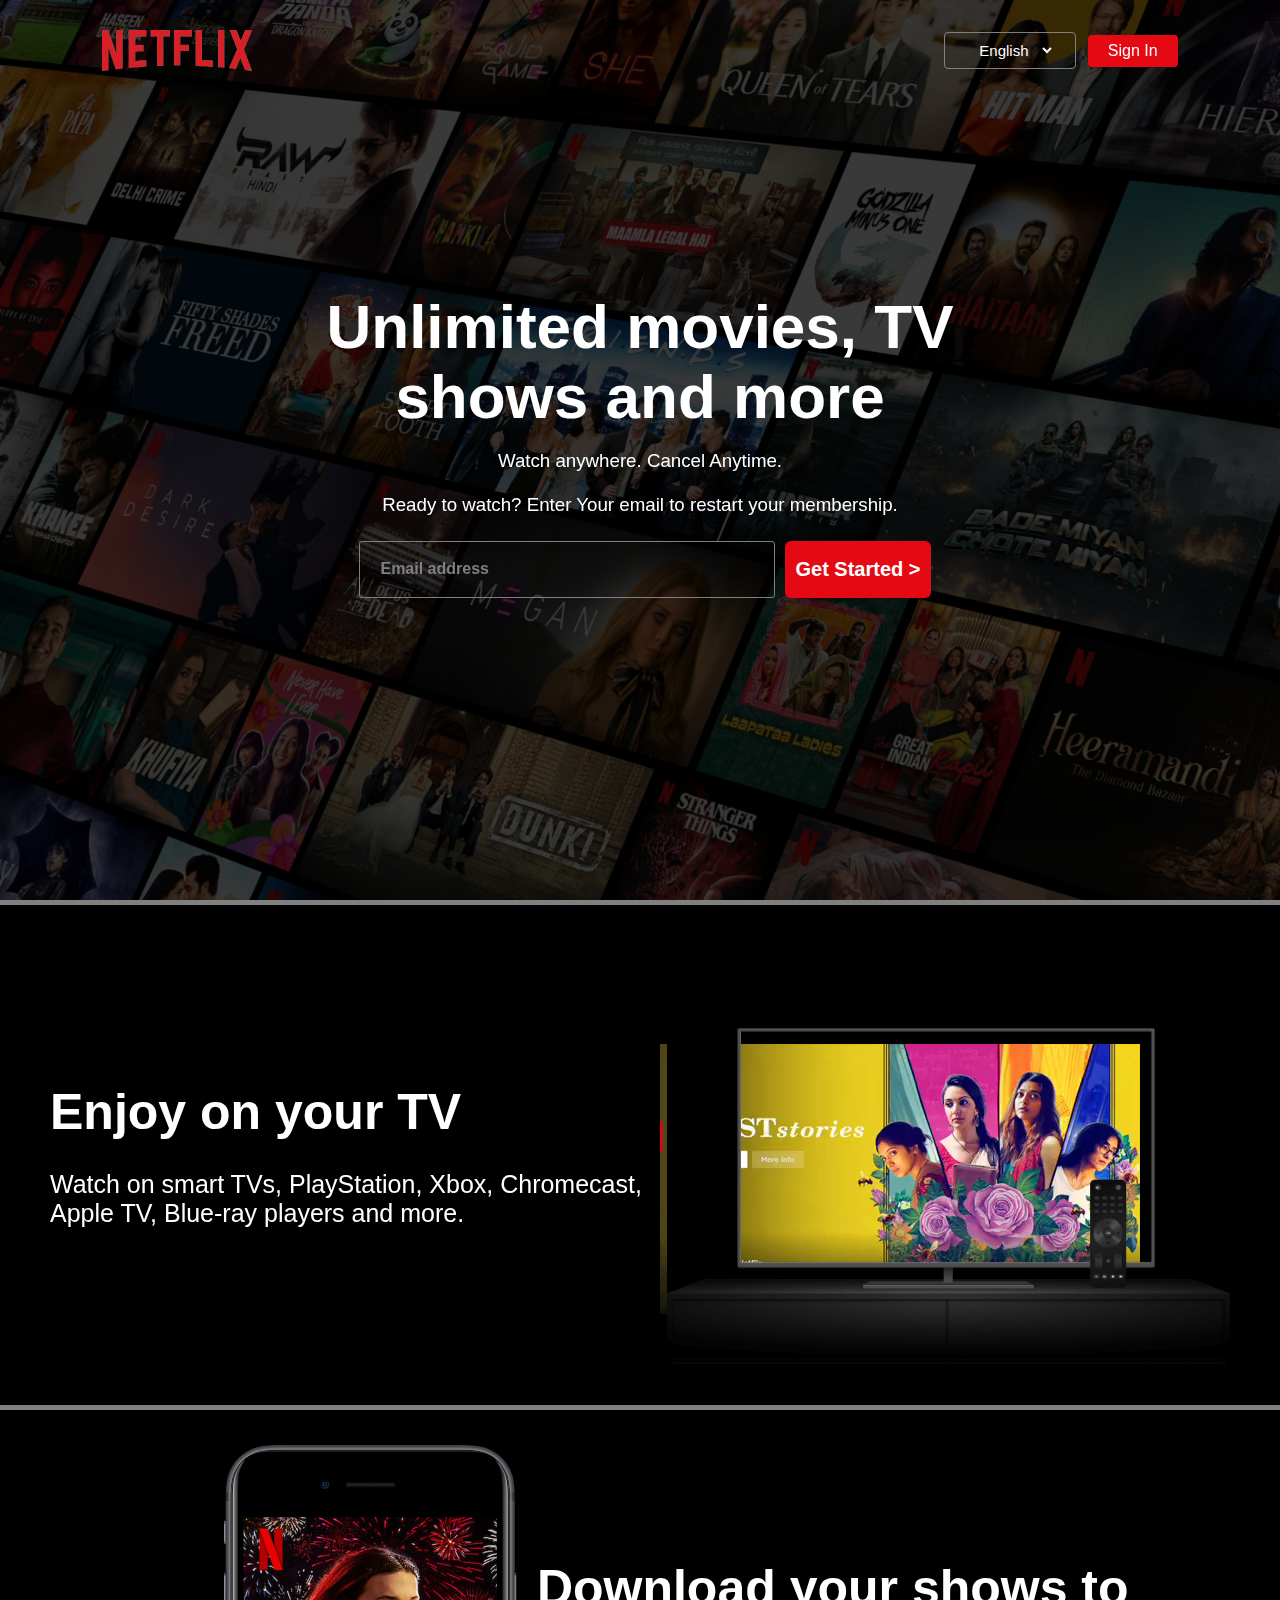
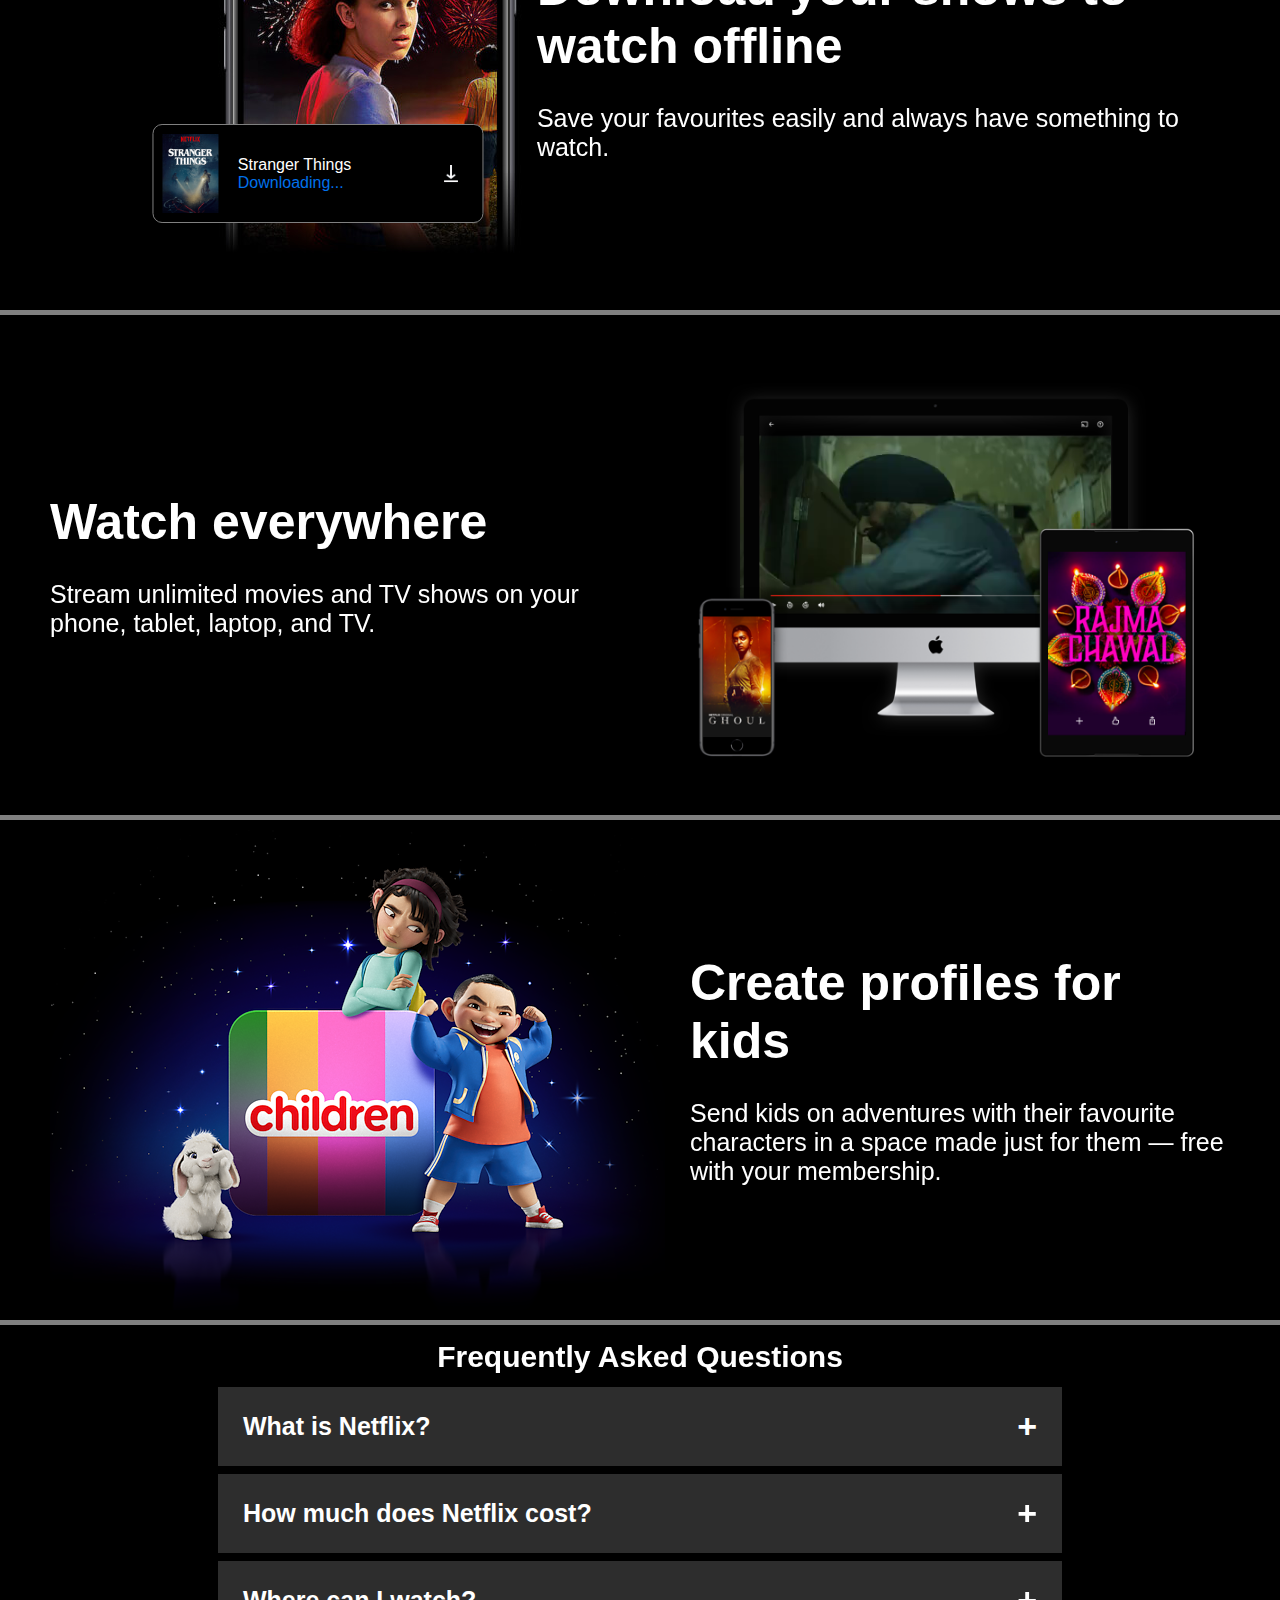
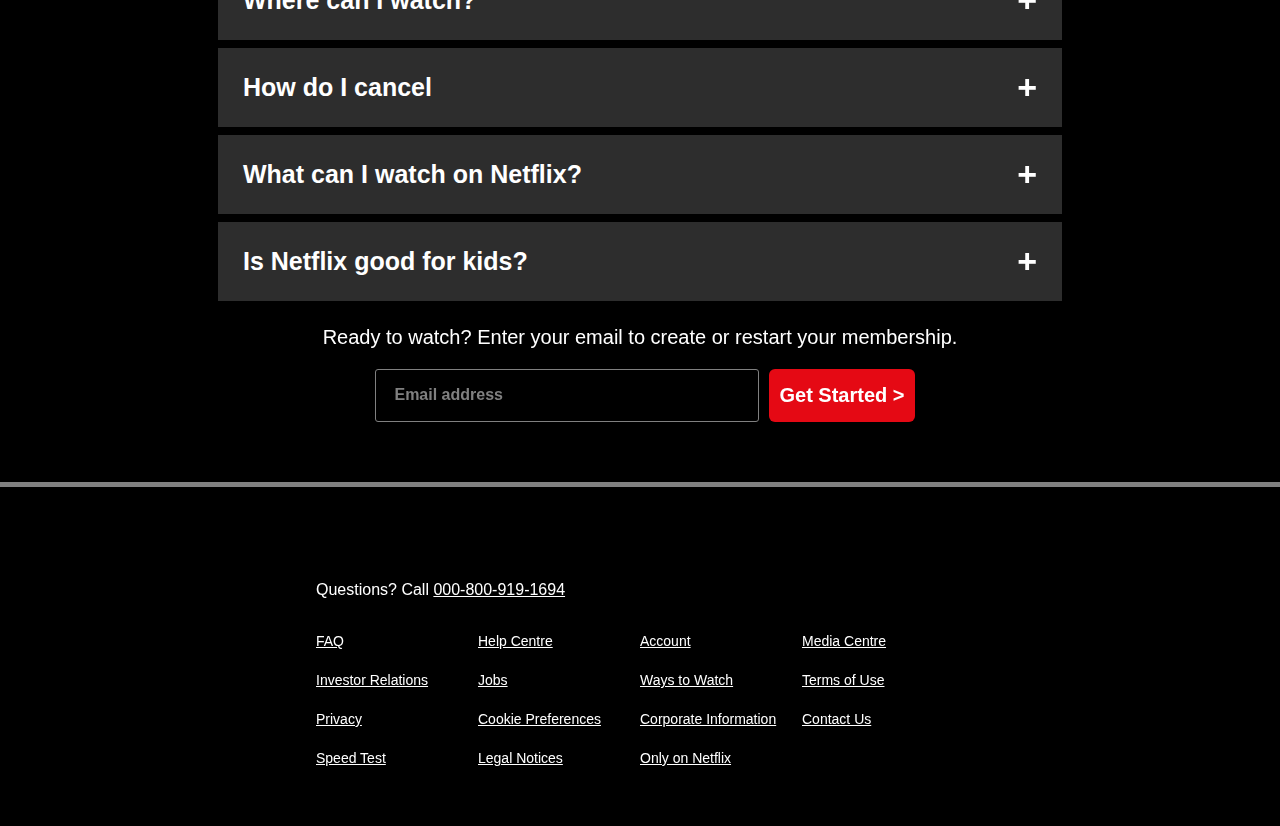
<file: NETFLIX  LANDING PAGE/index.html>
<!DOCTYPE html>
<html lang="en">
<head>
    <meta charset="UTF-8">
    <meta name="viewport" content="width=device-width, initial-scale=1.0">
    <link rel="stylesheet" href="style.css">
    <link rel="website icon" href="Images/icon.png">
    <title>Netflix India-Watch TV Shows Online, Watch Movies Online</title>
</head>
<body>
    <div class="main">
        <nav>
            <img src="Images/logo.png" class="logo">

            <div>
                <button id="lan">
                    <select name="" id="lang">
                        <option value="">English</option>
                        <option value="">Hindi</option>
                    </select>
                </button>
                <button id="hover">Sign In</button>
            </div>
        </nav>
        

        <div class="text">
            <h1>Unlimited movies, TV shows and more</h1><br>
            <h3>Watch anywhere. Cancel Anytime. <br> <br> Ready to watch? Enter Your email to restart your membership.</h3>
            <form action="#text">
                <input type="text" placeholder="Email address">
                <button type="submit">Get Started ></button>
            </form>

        </div>

    </div>

    <div class="box"></div>
    
<!-- SECTION -1 STARTS HERE -->

    <section class="feature1">

    <div>
         <h1 id="f1">Enjoy on your TV</h1>
         <h6 id="f2"><br> Watch on smart TVs, PlayStation, Xbox, Chromecast, Apple TV, Blue-ray players and more.
        </h6>
    </div>
       
        <div class="imgsec">
            <img src="Images/tv.png" alt="">
            <video src="Images/video1.m4v" autoplay muted loop ></video>
        </div>
        
    </section>
<!-- SECTION -1 ENDS HERE -->
    <div class="box"></div>
<!-- SECTION -2 STARS HERE -->

    <section class="feature2">
        
        <div class="img-area">
            <img src="Images/mobile-0819.jpg" alt="" />
            <div class="download">
                <img src="Images/stranger-things.png" alt="" />
                <div class="download-text">
                    <span class="text-white-1">Stranger Things</span>
                    <span class="text-blue">Downloading...</span>
                </div>
                <img src="Images/download-icon.gif" alt="" />
            </div>
        </div>
        
            <!-- <div class="str-th">
                <img src="Images/mobile-0819.jpg" alt="">
            </div> -->
            
            <div>
                <h1 id="f3">Download your shows to watch offline</h1>
                <h6 id="f4"><br>Save your favourites easily and always have something to watch.
                </h6>
            </div>
            
           
    </section>
    
    <div class="box"></div>

<!-- SECTION-3 STARTS HERE -->
<section class="feature3">

    <div>
         <h1 id="f5">Watch everywhere</h1>
         <h6 id="f6"><br> Stream unlimited movies and TV shows on your phone, tablet, laptop, and TV.
        </h6>
    </div>
       
        <div class="imgsec3">
            <img src="Images/watch.png" alt="">
            <video src="Images/video.m4v" autoplay muted loop ></video>
        </div>
        
    </section>
    <div class="box"></div>

<!-- SECTION-4 STARTS HERE -->

<section class="feature4">

    <div class="imgsec4">
        <img src="Images/children.png" alt="">
    </div>

    <div>
         <h1 id="f7">Create profiles for kids</h1>
         <h6 id="f8"><br> Send kids on adventures with their favourite characters in a space made just for them — free with your membership.
        </h6>
    </div>
       
    </section>

    <div class="box"></div>
<!-- FAQ STARTS HERE -->

<section class="FAQ">
    <h1>Frequently Asked Questions</h1>
    <ul class="list-item">
        <li>
            <input type="checkbox" id="first">
            <label for="first">What is Netflix?</label>
            <div class="content">
                <p>Netflix is a streaming service that offers a wide variety of award-winning TV shows, movies, anime, documentaries and more – on thousands of internet-connected devices. <br> <br>
                You can watch as much as you want, whenever you want, without a single ad – all for one low monthly price. There's always something new to discover, and new TV shows and movies are added every week!</p>
            </div>
        </li>
        <li>
            <input type="checkbox" id="second">
            <label for="second">How much does Netflix cost?</label>
            <div class="content">
                <p>Watch Netflix on your smartphone, tablet, Smart TV, laptop, or streaming device, all for one fixed monthly fee. Plans range from ₹149 to ₹649 a month. No extra costs, no contracts.</p>
            </div>
        </li>
        <li>
            <input type="checkbox" id="third">
            <label for="third">Where can I watch?</label>
            <div class="content">
                <p>Watch anywhere, anytime. Sign in with your Netflix account to watch instantly on the web at netflix.com from your personal computer or on any internet-connected device that offers the Netflix app, including smart TVs, smartphones, tablets, streaming media players and game consoles. <br><br>
                You can also download your favourite shows with the iOS or Android app. Use downloads to watch while you're on the go and without an internet connection. Take Netflix with you anywhere.</p>
            </div>
        </li>
        <li>
            <input type="checkbox" id="fourth">
            <label for="fourth">How do I cancel</label>
            <div class="content">
                <p>Netflix is flexible. There are no annoying contracts and no commitments. You can easily cancel your account online in two clicks. There are no cancellation fees – start or stop your account anytime.</p>
            </div>
        </li>
        <li>
            <input type="checkbox" id="fifth">
            <label for="fifth">What can I watch on Netflix?</label>
            <div class="content">
                <p>Netflix has an extensive library of feature films, documentaries, TV shows, anime, award-winning Netflix originals, and more. Watch as much as you want, anytime you want.</p>
            </div>
        </li>
        <li>
            <input type="checkbox" id="sixth">
            <label for="sixth">Is Netflix good for kids?</label>
            <div class="content">
                <p>The Netflix Kids experience is included in your membership to give parents control while kids enjoy family-friendly TV shows and films in their own space.
                        <br><br>
                Kids profiles come with PIN-protected parental controls that let you restrict the maturity rating of content kids can watch and block specific titles you don’t want kids to see.</p>
            </div>
        </li>
    </ul>

    <div class="membership">
        <h3>Ready to watch? Enter your email to create or restart your membership.</h3>
        <form action="#text">
            <input type="text" placeholder="Email address">
            <button type="submit">Get Started ></button>
        </form>
    </div>
</section>
<div class="box"></div>
<!-- FOOTER STARTS HERE -->

<footer>
        <div class="que">
            Questions? Call <a href="#">000-800-919-1694</a>
        </div>
        <div class="footer">
            <div class="footer-item"> 
                <a href="faq">FAQ</a>
                <a href="faq">Investor Relations</a>
                <a href="faq">Privacy</a>
                <a href="faq">Speed Test</a>
            </div>

            <div class="footer-item"> 
                <a href="faq">Help Centre</a>
                <a href="faq">Jobs</a>
                <a href="faq">Cookie Preferences</a>
                <a href="faq">Legal Notices</a>
            </div>
            <div class="footer-item">
                <a href="faq">Account</a>
                <a href="faq">Ways to Watch</a>
                <a href="faq">Corporate Information</a>
                <a href="faq">Only on Netflix</a> 
            </div>

            <div class="footer-item">
                <a href="faq">Media Centre</a>
                <a href="faq">Terms of Use</a> 
                <a href="faq">Contact Us</a>
            </div>
        </div>
    </footer>
</body>
</html>
</file>
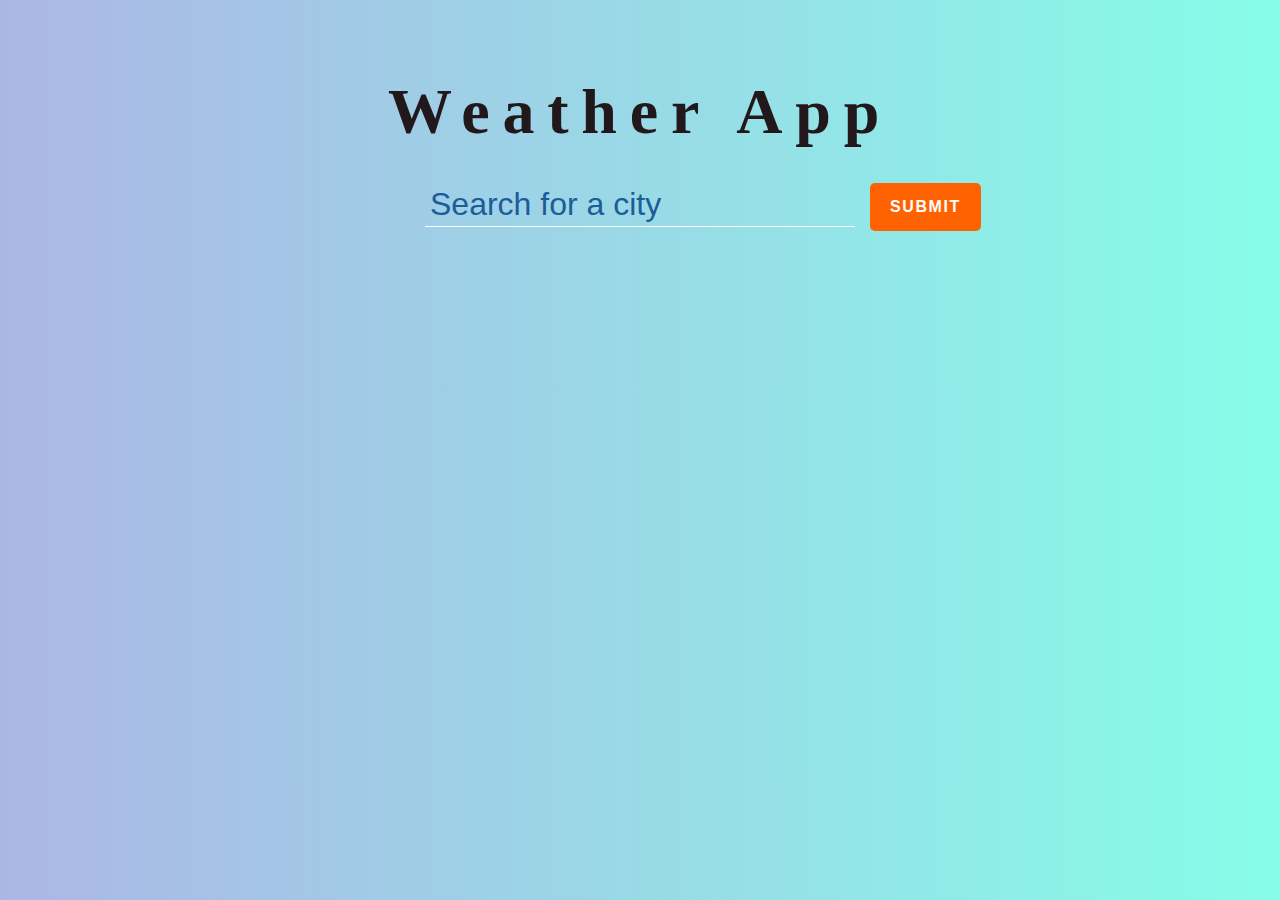
<file: WEATHER APP/index.html>
<!DOCTYPE html>
<html lang="en">
<head>
    <meta charset="UTF-8">
    <meta name="viewport" content="width=device-width, initial-scale=1.0">
    <title>Weather App</title>
    <link rel="icon" href="https://creazilla-store.fra1.digitaloceanspaces.com/icons/7911203/weather-icon-md.png">
    <link rel="stylesheet" href="style.css">
</head>
<body>
      <section class="top-banner">
        <div class="container">
          <h1 class="heading">Weather App</h1>
          <form>
            <input type="text" placeholder="Search for a city" autofocus>
            <button type="submit">SUBMIT</button>
            <span class="msg"></span>
          </form>
        </div>
      </section>
      <section class="ajax-section">
        <div class="container">
          <ul class="cities"></ul>
        </div>
      </section>
    <script src="script.js"></script>
</body>
</html>
</file>
<file: NETFLIX  LANDING PAGE/style.css>
*{
    padding: 0;
    margin: 0;
    font-family:'Poppins', sans-serif;
    box-sizing: border-box;
}
body{ 
    background: black;
    color: white;
    scroll-behavior: smooth;
}
.main{
    height: 100vh;
    width: 100%;
    background-image: linear-gradient(rgba(0,0,0,0.7), rgba(0,0,0,0.7)),url(Images/background.jpg);
    background-size: cover;
    background-repeat: no-repeat;
    padding: 20px 8%;
}

nav{
    display: flex;
    justify-content: space-between;
    padding: 10px 0;
    align-items: center;
}

.logo{
    width: 150px;
    cursor: pointer;
}

nav button{
    padding: 7px 20px;
    border-radius: 4px;
    border: 0;
    outline: 0;
    font-size: 16px;
    margin-left: 7px;
    color: white;
    background: #e50914;
}

#lan:focus{
    border: 1px solid white;
}

#hover:hover{
    background-color: #c00a13;
}

#lan{
    border: 1px solid gray;
    background: transparent;
}


#lang{
    padding: 1px 10px;
    border-radius: 4px;
    border: 0;
    outline: 0;
    font-size: 15px;
    color: white;
    background: transparent;
}

option{
    color: black;
}

.text{
    text-align: center;
    position: absolute;
    top: 50%;
    left: 50%;
    transform: translate(-50%,-50%);
}

.text h1{
    font-size: 62px;
    font-weight: 900;
    line-height: 70px;
    max-width: 650px;
}

.text h3{
    font-weight: normal;
    margin-bottom: 15px;
} 

.text form{
    display: flex;
    align-items: center;
    justify-content: center;
}

.text input{
    padding: 20px;
    background-color: transparent;
    border: 1px solid gray;
    border-radius: 3px;
    width: 65%;
    color: white;
    margin: 10px;
    display: inline-block;
}

.text input::placeholder{
    color:gray;
    font-weight: 600;
    font-size: larger;
}

.text input:focus{
    border-color: white;
}

.text button{
    padding: 17px 10px;
    background-color: #e50914;
    border-radius: 6px;
    border: none;
    color: white;
    font-size: 20px;
    font-weight: 700;
}

.text button:hover{
    background-color: #c00a13;
}

.box{
    background-color: gray;
    height: 5px;
    width: 100%;
}

/* SECTION-1 CSS STARTS HERE */

.feature1{
    height: 500px;
    display: flex;
    align-items: center;
    margin: auto;
    padding: 0 50px;
}

#f1{
    font-size: 50px;
}

#f2{
    text-align: left ;
    font-size: 25px;
    font-weight: 100;
} 

.imgsec{
    display: flex;
    justify-content: center;
    position: relative;
}

.imgsec img{
    width: 44vw;
}

.imgsec video{
    position: absolute;
    top: 100px;
    right: 90px;
    z-index: -1;
    box-sizing: border-box;
}

/* SECTION -2 CSS STARTS HERE */

.feature2{
    height: 500px;
    display: flex;
    align-items: center;
    margin: auto;
    padding: 0 50px;
    top: 0;
}

#f3{
    font-size: 50px;
}

#f4{
    text-align: left ;
    font-size: 25px;
    font-weight: 100;
}

.download {
    position: absolute;
    bottom: 7%;
    left: 55%;
    transform: translateX(-50%);
    display: flex;
    align-items: center;
    gap: 1.2rem;
    padding: 0.6rem;
    border: 1px solid gray;
    border-radius: 0.6rem;
    background: black;
    width: 68%;
  }
  .download :first-child {
    width: 18%;
  }
  .download :last-child {
    width: 14%;
  }
  .img-area {
    position: relative;
    overflow: hidden;
    bottom: 5dvh;
    z-index: -6;
  }

  .text-blue{
    color: #0071eb;
  }

/* SECTION-3 CSS STARTS HERE */

.feature3{
    height: 500px;
    display: flex;
    align-items: center;
    justify-content: space-between;
    margin: auto;
    padding: 0 50px;
}

#f5{
    font-size: 50px;
}

#f6{
    text-align: left ;
    font-size: 25px;
    font-weight: 100;
}

.imgsec3{
    display: flex;
    justify-content: center;
    position: relative;
}

.imgsec3 img{
    position: relative;
    bottom: -20px;
    right: 3px;
    width: 45vw;
}

.imgsec3 video{
    position: absolute;
    width: 29vw;
    top: 75px;
    right: 119px;
    z-index: -5;
}

/* SECTION-4 CSS STARTS HERE */
.feature4{
    height: 500px;
    display: flex;
    align-items: center;
    justify-content: space-between;
    margin: auto;
    padding: 0 50px;
}

.imgsec4{
    display: flex;
    justify-content: center;
    position: relative;
}

.imgsec img{
    width: 44vw;
}


#f7{
    font-size: 50px;
}

#f8{
    text-align: left ;
    font-size: 25px;
    font-weight: 100;
}

/* FAQ CSS STARTS HERE */

.FAQ{
    text-align: center;
    margin-bottom: 50px;
}

.FAQ>h1{
    text-align: center;
    margin-top: 15px;
    font-size: 30px;
    font-weight: 600;
}

.list-item{
    margin: 10px auto;
    width: 100%;
    max-width: 850px;
}

.list-item li{
    list-style: none;
    width: 100%;
    padding: 3px;
}

.list-item li label{
    display: flex;
    align-items: center;
    padding: 25px;
    font-size: 25px;
    font-weight: 500;
    background: #2d2d2d;
    margin-bottom: 2px;
    cursor: pointer;
    position: relative;
    font-weight: 700;
}

.list-item li label:hover{
    background-color: #363636;
}

label::after{
    content: '+';
    font-size: 34px;
    position: absolute;
    right: 25px;
}

input[type="checkbox"]{
    display: none;
}

.list-item .content{
    background: #2d2d2d;
    text-align: left;
    padding: 0 20px;
    max-height: 0;
    overflow: hidden;
    font-size: 20px;
    font-weight: 600;
}

.list-item input[type="checkbox"]:checked + label + .content{
    max-height: 600px;
    padding: 30px 20px;
}

.list-item input[type="checkbox"]:checked + label::after{
    transform: rotate(135deg);
}

.membership{
    text-align: center;
}

.membership h3{
    font-size: 20px;
    margin-top: 20px;
    margin-bottom: 10px;
    font-weight: 100;
}

.membership>form{
    display: flex;
    align-items: center;
    justify-content: center;
}
.membership input{
    padding: 18px;
    background-color: transparent;
    border: 1px solid gray;
    border-radius: 3px;
    width: 30%;
    color: white;
    margin: 10px;
    display: inline-block;
}

.membership input::placeholder{
    color:gray;
    font-weight: 600;
    font-size: larger;
}

.membership input:focus{
    border-color: white;
}

.membership button{
    padding: 15px 10px;
    background-color: #e50914;
    border-radius: 6px;
    border: none;
    color: white;
    font-size: 20px;
    font-weight: 700;
}

.membership button:hover{
    background-color: #c00a13;
}

/* FOOTER CSS STARTS HERE */
footer {
    color: white;
    max-width: 60vw;
    margin: auto;
    padding: 60px;
}

footer .que {
    padding: 34px 0;
}

.que a{
    color: white;
}

.footer {
    display: grid;
    grid-template-columns: 1fr 1fr 1fr 1fr;
    color: white;
}

.footer a {
    font-size: 14px;
    color: white;
}

.footer-item {
    display: flex;
    flex-direction: column;
    gap: 23px;
}


@media (max-width: 1200px) {
    .feature1, .feature2, .feature3, .feature4 {
        flex-direction: column-reverse;
        align-items: center;
        text-align: center;
    }

    .feature1 img, .feature2 img, .feature3 img, .feature4 img {
        width: 80vw;
    }

    .imgsec video, .imgsec3 video {
        width: 80vw;
        top: 0;
        right: 0;
        left: 0;
        margin: auto;
    }
    
    .feature1, .feature2, .feature3, .feature4 {
        padding: 0 20px;
    }
}

@media (max-width: 768px) {
    .main {
        padding: 20px 5%;
    }

    .text h1 {
        font-size: 48px;
        line-height: 55px;
    }

    .text input {
        width: 60%;
    }

    .footer {
        grid-template-columns: 1fr 1fr;
        gap: 20px;
    }

    .footer a {
        font-size: 12px;
    }
}

@media (max-width: 480px) {
    nav {
        flex-direction: column;
    }

    .logo {
        margin-bottom: 10px;
    }

    .text h1 {
        font-size: 36px;
        line-height: 42px;
    }

    .text input {
        width: 80%;
    }

    .feature1, .feature2, .feature3, .feature4 {
        padding: 0 10px;
    }

    .footer {
        grid-template-columns: 1fr;
        gap: 10px;
    }

    .footer a {
        font-size: 10px;
    }
}
</file>
<file: WEATHER APP/style.css>
* {
    margin: 0;
    padding: 0;
    box-sizing: border-box;
    font-weight: normal;
  }
  
  a {
    color: inherit;
    text-decoration: none;
  }
  
  button {
    cursor: pointer;
  }
   
  input {
    -webkit-appearance: none;
  }

   
  button,
  input {
    border: none;
    background: none;
    outline: none;
    color: inherit;
  }
  
  img {
    display: block;
    max-width: 100%;
    height: auto;
  }
  
  ul {
    list-style: none;
  }
  
  body {
    font: 1rem/1.3 "TImes New Roman", sans-serif;
    background-image: linear-gradient(to right, #acb6e5, #86fde8);
    color: #1e2432;
    padding: 70px;
  }
  
  .container {
    width: 100%;
    max-width: 1200px;
    margin: 0 auto;
    padding: 0 15px;
  }
  
  
  /* SECTION #1
  –––––––––––––––––––––––––––––––––––––––––––––––––– */
  .top-banner {
    color: white;
  }
  
  .heading {
    font-weight: bold;
    font-size: 4rem;
    letter-spacing: 0.2em;
    padding: 0 0 30px 0;
    color: #22181C;
    text-align: center;
  }
  
  .top-banner form {
    position: relative;
    display: flex;
    align-items: center;
    left: 340px;
  }
  
  .top-banner form input {
    font-size: 2rem;
    height: 40px;
    padding: 5px 5px 10px;
    border-bottom: 1px solid;
  }
  
  .top-banner form input::placeholder {
    color: currentColor; 
    color: #1C5D99;
  }
  
  .top-banner form button {
    font-size: 1rem;
    font-weight: bold;
    letter-spacing: 0.1em;
    padding: 15px 20px;
    margin-left: 15px;
    border-radius: 5px;
    background: #FF6201;
    transition: background 0.3s ease-in-out;
  }
  
  .top-banner form button:hover {
    background: #F63E02;
  }
  
  .top-banner form .msg {
    position: absolute;
    bottom: -40px;
    left: 0;
    max-width: 450px;
    min-height: 40px;
  }
  
  
  /* SECTION #2
  –––––––––––––––––––––––––––––––––––––––––––––––––– */
  .ajax-section {
    margin: 70px 0 20px;
  }
  
  .ajax-section .cities {
    display: grid;
    grid-gap: 32px 20px;
    grid-template-columns: repeat(4, 1fr);
  }
  
  .ajax-section .city {
    position: relative;
    padding: 40px 10%;
    border-radius: 20px;
    background: #BCE7FD;
    color: #003049;
  }
  
  .ajax-section .city::after {
    content: '';
    width: 90%;
    height: 50px;
    position: absolute;
    bottom: -12px;
    left: 5%;
    z-index: -1;
    opacity: 0.3;
    border-radius: 20px;
    background: #003049;
}
  
  .ajax-section figcaption {
    margin-top: 10px;
    text-transform: uppercase;
    letter-spacing: 0.05em;
  }
  
  .ajax-section .city-temp {
    font-size: 5rem;
    font-weight: bold;
    margin-top: 10px;
    color: #003049;
  }
  
  .ajax-section .city sup {
    font-size: 0.5em;
  }
  
  .ajax-section .city-name sup {
    padding: 0.2em 0.6em;
    border-radius: 30px;
    color: white;
    background: #FF6201;
  }
  
  .ajax-section .city-icon {
    margin-top: 10px;
    width: 100px;
    height: 100px;
  }
  
  
  /* MQ
  –––––––––––––––––––––––––––––––––––––––––––––––––– */
  @media screen and (max-width: 1000px) {
    body {
      padding: 30px;
    }
    
    .ajax-section .cities {
      grid-template-columns: repeat(3, 1fr);
    }
  }
  
  @media screen and (max-width: 700px) {
    .heading,
    .ajax-section .city-temp {
      font-size: 3rem;
    }
    
    .ajax-section {
      margin-top: 20px;
    }
    
    .top-banner form {
      flex-direction: column;
      align-items: flex-start;
    }
    
    .top-banner form input,
    .top-banner form button {
      width: 100%;
    }
  
    .top-banner form button {
      margin: 20px 0 0 0;
    }
    
    .top-banner form .msg {
      position: static;
      max-width: none;
      min-height: 0;
      margin-top: 10px;
    }
  
    .ajax-section .cities {
      grid-template-columns: repeat(2, 1fr);
    }
  }
  
  @media screen and (max-width: 500px) {
    body {
      padding: 15px;
    }
    
    .ajax-section .cities {
      grid-template-columns: repeat(1, 1fr);
    }
  }
</file>
